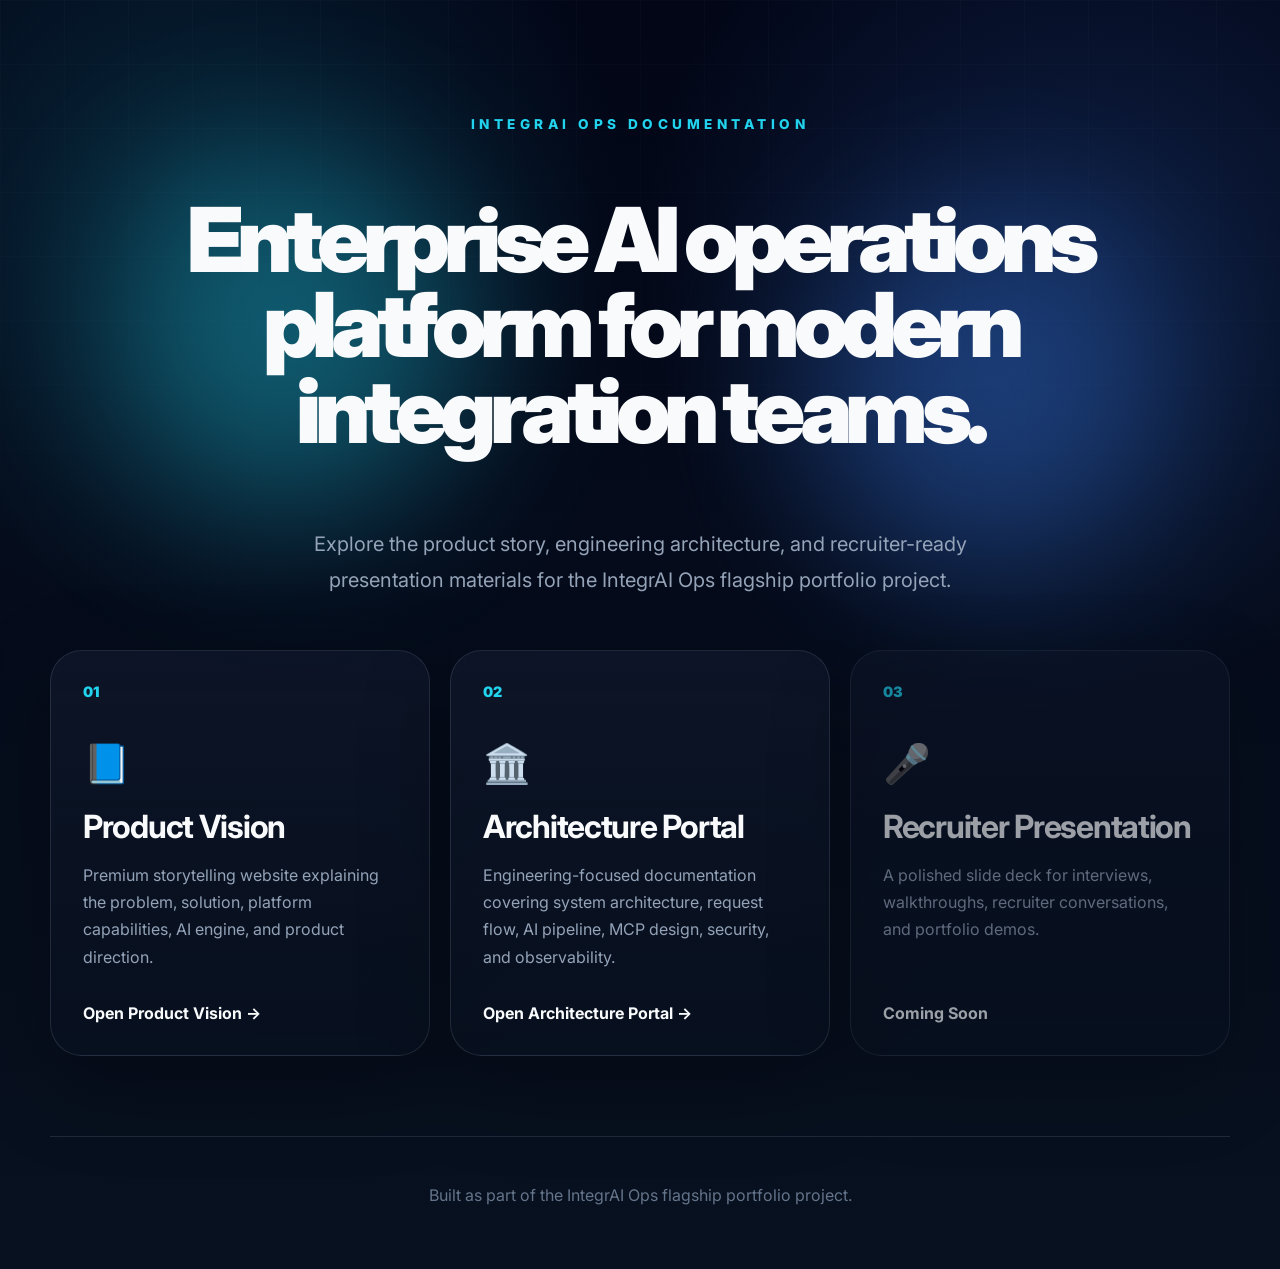
<file: docs/index.html>
<!DOCTYPE html>
<html lang="en">

<head>
    <meta charset="UTF-8" />
    <meta name="viewport" content="width=device-width, initial-scale=1.0" />
    <title>IntegrAI Ops | Documentation Hub</title>
    <link rel="preconnect" href="https://fonts.googleapis.com">
    <link rel="preconnect" href="https://fonts.gstatic.com" crossorigin>
    <link href="https://fonts.googleapis.com/css2?family=Inter:wght@400;500;600;700;800;900&display=swap" rel="stylesheet">
    <link rel="stylesheet" href="./hub.css" />
</head>

<body>
    <main class="hub-shell">
        <section class="hub-hero">
            <div class="background-glow background-glow-one"></div>
            <div class="background-glow background-glow-two"></div>

            <p class="eyebrow">IntegrAI Ops Documentation</p>
            <h1>Enterprise AI operations platform for modern integration teams.</h1>
            <p class="subtitle">
                Explore the product story, engineering architecture, and recruiter-ready presentation materials for the IntegrAI Ops flagship portfolio project.
            </p>
        </section>

        <section class="hub-grid" aria-label="Documentation sections">
            <a class="hub-card" href="./01-product-vision/">
                <span class="card-kicker">01</span>
                <div class="card-icon">📘</div>
                <h2>Product Vision</h2>
                <p>Premium storytelling website explaining the problem, solution, platform capabilities, AI engine, and product direction.</p>
                <strong>Open Product Vision →</strong>
            </a>

            <a class="hub-card" href="./02-architecture-portal/">
                <span class="card-kicker">02</span>
                <div class="card-icon">🏛️</div>
                <h2>Architecture Portal</h2>
                <p>Engineering-focused documentation covering system architecture, request flow, AI pipeline, MCP design, security, and observability.</p>
                <strong>Open Architecture Portal →</strong>
            </a>

            <article class="hub-card hub-card-disabled">
                <span class="card-kicker">03</span>
                <div class="card-icon">🎤</div>
                <h2>Recruiter Presentation</h2>
                <p>A polished slide deck for interviews, walkthroughs, recruiter conversations, and portfolio demos.</p>
                <strong>Coming Soon</strong>
            </article>
        </section>

        <section class="hub-footer">
            <p>Built as part of the IntegrAI Ops flagship portfolio project.</p>
        </section>
    </main>
</body>

</html>
</file>
<file: docs/hub.css>
:root {
    --bg-primary: #020617;
    --bg-secondary: #0f172a;
    --text-primary: #f8fafc;
    --text-secondary: #94a3b8;
    --text-muted: #64748b;
    --brand-cyan: #22d3ee;
    --brand-blue: #3b82f6;
    --border-soft: rgba(148, 163, 184, 0.18);
}

* {
    box-sizing: border-box;
}

html {
    scroll-behavior: smooth;
}

body {
    margin: 0;
    min-height: 100vh;
    font-family: "Inter", system-ui, -apple-system, BlinkMacSystemFont, "Segoe UI", sans-serif;
    background:
        radial-gradient(circle at 15% 15%, rgba(34, 211, 238, 0.14), transparent 28%),
        radial-gradient(circle at 85% 20%, rgba(59, 130, 246, 0.18), transparent 30%),
        linear-gradient(180deg, #020617 0%, #08111f 100%);
    color: var(--text-primary);
}

body::before {
    content: "";
    position: fixed;
    inset: 0;
    pointer-events: none;
    background-image:
        linear-gradient(rgba(148, 163, 184, 0.04) 1px, transparent 1px),
        linear-gradient(90deg, rgba(148, 163, 184, 0.04) 1px, transparent 1px);
    background-size: 64px 64px;
    mask-image: linear-gradient(to bottom, rgba(0,0,0,.8), transparent 80%);
}

.hub-shell {
    width: min(1180px, calc(100% - 2rem));
    margin: 0 auto;
    padding: 6rem 0 3rem;
    position: relative;
}

.hub-hero {
    min-height: 58vh;
    display: grid;
    place-items: center;
    text-align: center;
    position: relative;
}

.background-glow {
    position: absolute;
    width: 22rem;
    height: 22rem;
    border-radius: 999px;
    filter: blur(80px);
    opacity: 0.35;
    z-index: -1;
}

.background-glow-one {
    background: var(--brand-cyan);
    top: 4rem;
    left: 4rem;
}

.background-glow-two {
    background: var(--brand-blue);
    right: 4rem;
    bottom: 3rem;
}

.eyebrow {
    color: var(--brand-cyan);
    font-size: 0.85rem;
    font-weight: 800;
    letter-spacing: 0.28rem;
    text-transform: uppercase;
    margin: 0 0 1.5rem;
}

h1 {
    max-width: 920px;
    margin: 0 auto;
    font-size: clamp(3.2rem, 7vw, 6.8rem);
    line-height: 0.95;
    letter-spacing: -0.07em;
    font-weight: 900;
}

.subtitle {
    max-width: 760px;
    margin: 2rem auto 0;
    color: var(--text-secondary);
    font-size: 1.25rem;
    line-height: 1.8;
}

.hub-grid {
    display: grid;
    grid-template-columns: repeat(3, 1fr);
    gap: 1.25rem;
    margin-top: 2rem;
}

.hub-card {
    min-height: 360px;
    padding: 2rem;
    border: 1px solid var(--border-soft);
    border-radius: 2rem;
    background:
        linear-gradient(180deg, rgba(15, 23, 42, 0.78), rgba(8, 17, 31, 0.52));
    color: inherit;
    text-decoration: none;
    box-shadow: 0 28px 90px rgba(0, 0, 0, 0.3);
    transition: transform 0.3s ease, border-color 0.3s ease, box-shadow 0.3s ease;
    display: flex;
    flex-direction: column;
}

.hub-card:hover {
    transform: translateY(-10px);
    border-color: rgba(34, 211, 238, 0.45);
    box-shadow:
        0 35px 100px rgba(0, 0, 0, 0.42),
        0 0 42px rgba(34, 211, 238, 0.13);
}

.hub-card-disabled {
    opacity: 0.62;
}

.hub-card-disabled:hover {
    transform: none;
    border-color: var(--border-soft);
    box-shadow: 0 28px 90px rgba(0, 0, 0, 0.3);
}

.card-kicker {
    color: var(--brand-cyan);
    font-weight: 900;
    font-size: 0.9rem;
}

.card-icon {
    margin-top: 2.5rem;
    font-size: 2.4rem;
}

.hub-card h2 {
    margin: 1.25rem 0 1rem;
    font-size: 2rem;
    letter-spacing: -0.04em;
}

.hub-card p {
    margin: 0;
    color: var(--text-secondary);
    line-height: 1.7;
    font-size: 1rem;
}

.hub-card strong {
    margin-top: auto;
    color: var(--text-primary);
    padding-top: 2rem;
}

.hub-footer {
    margin-top: 5rem;
    padding-top: 2rem;
    border-top: 1px solid var(--border-soft);
    text-align: center;
    color: var(--text-muted);
}

@media (max-width: 900px) {
    .hub-grid {
        grid-template-columns: 1fr;
    }

    .hub-shell {
        padding-top: 4rem;
    }
}
</file>
